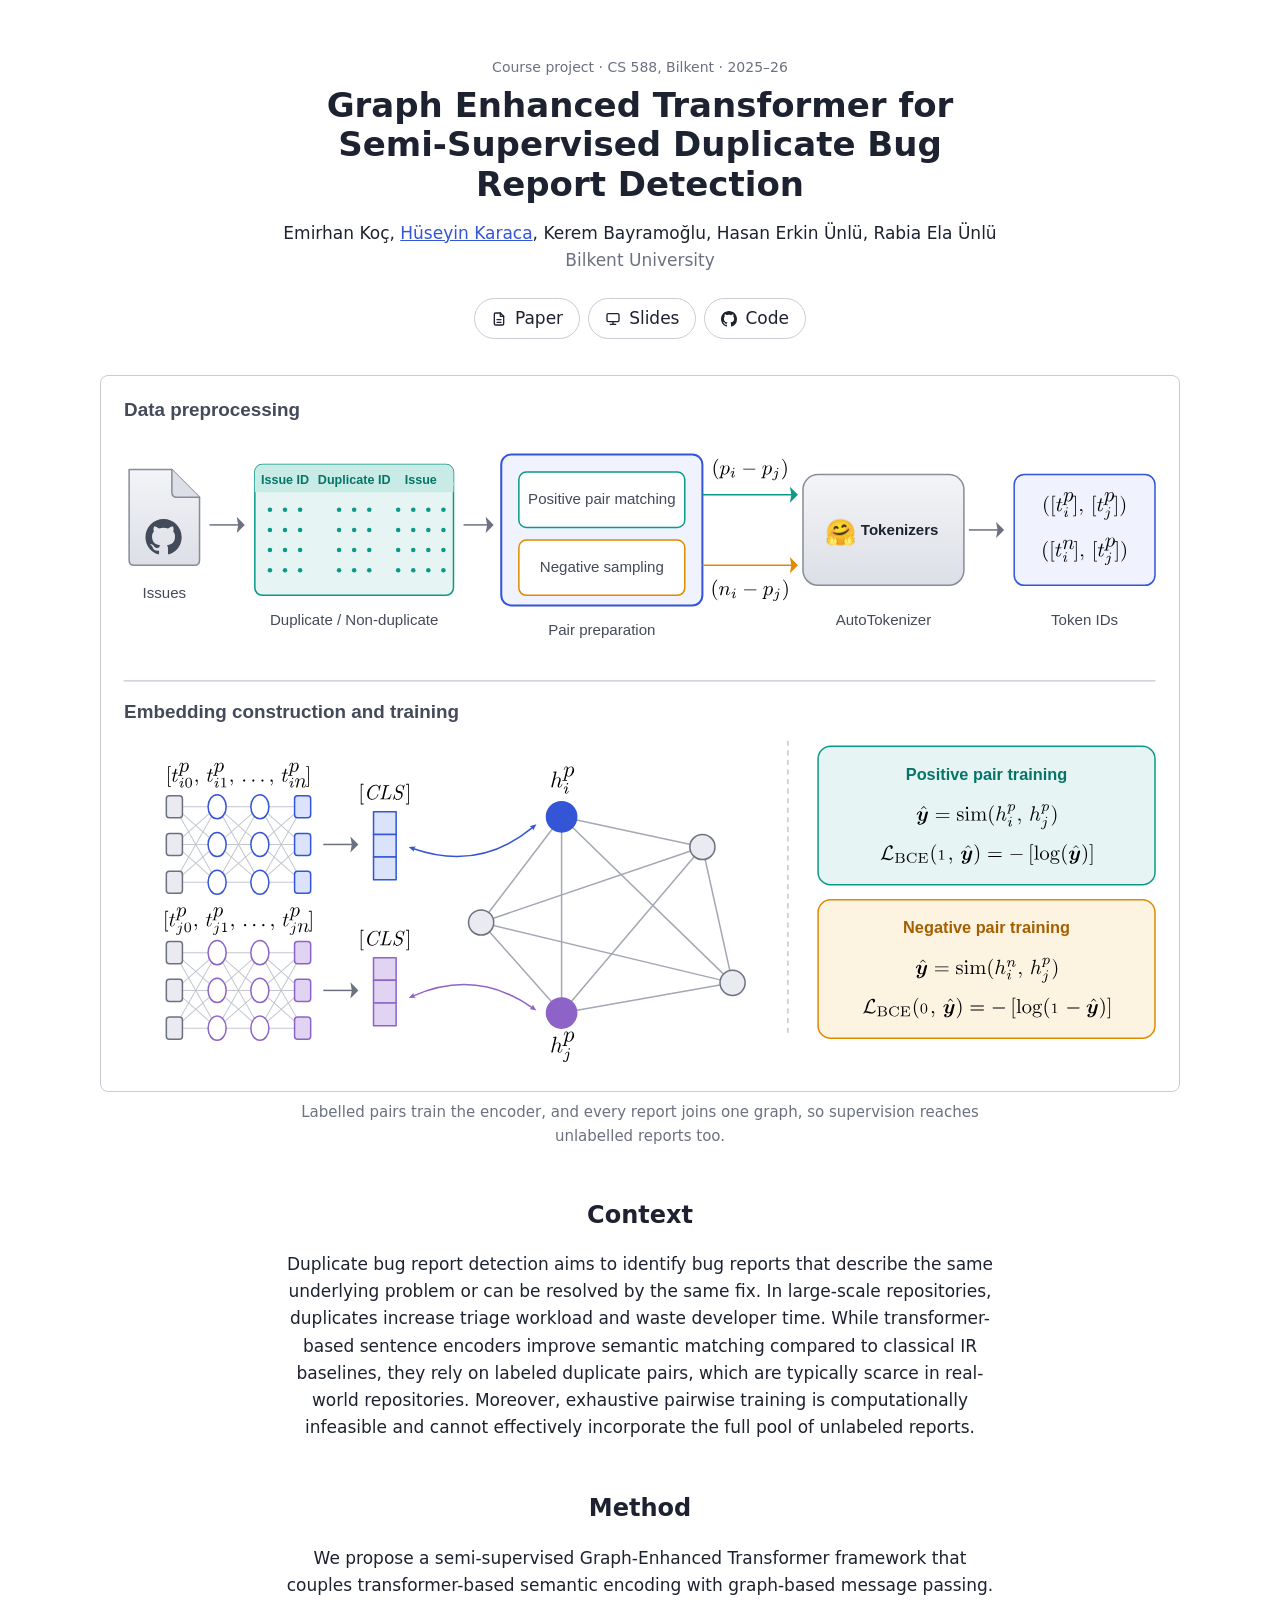
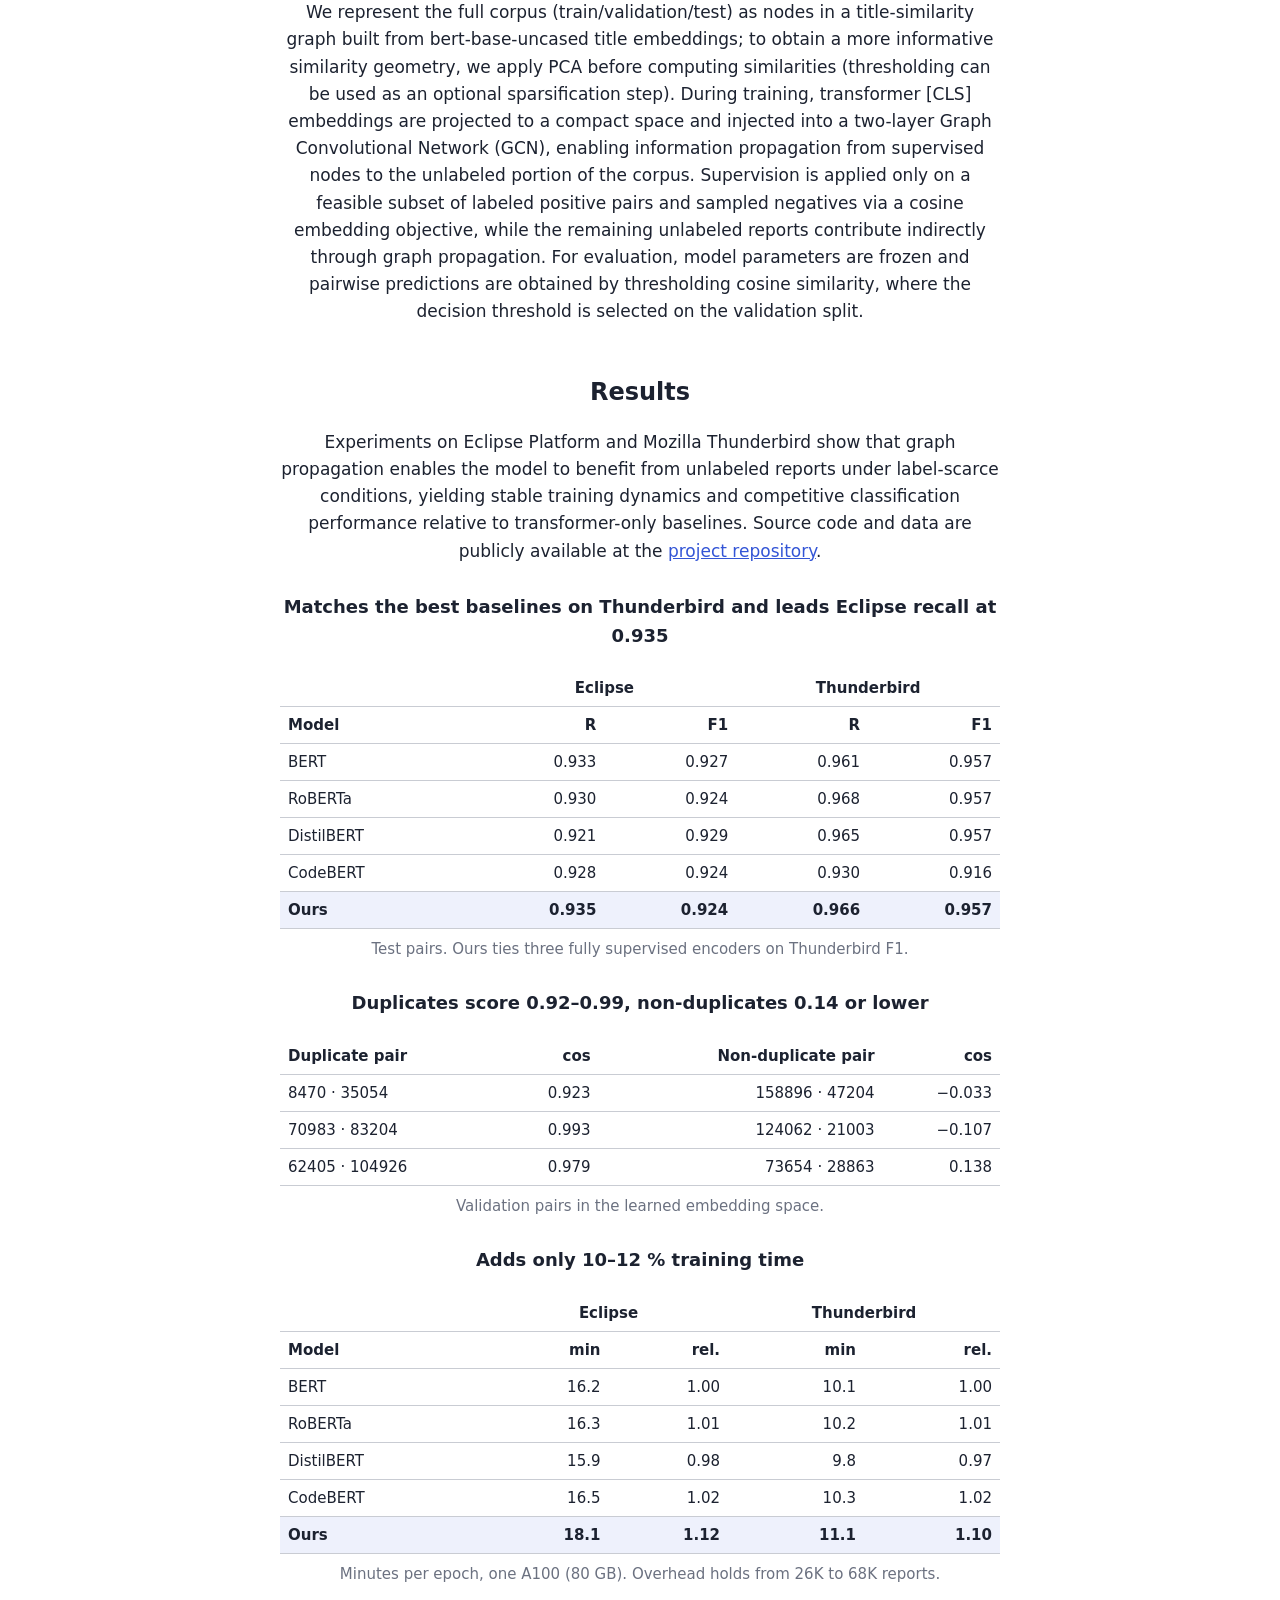
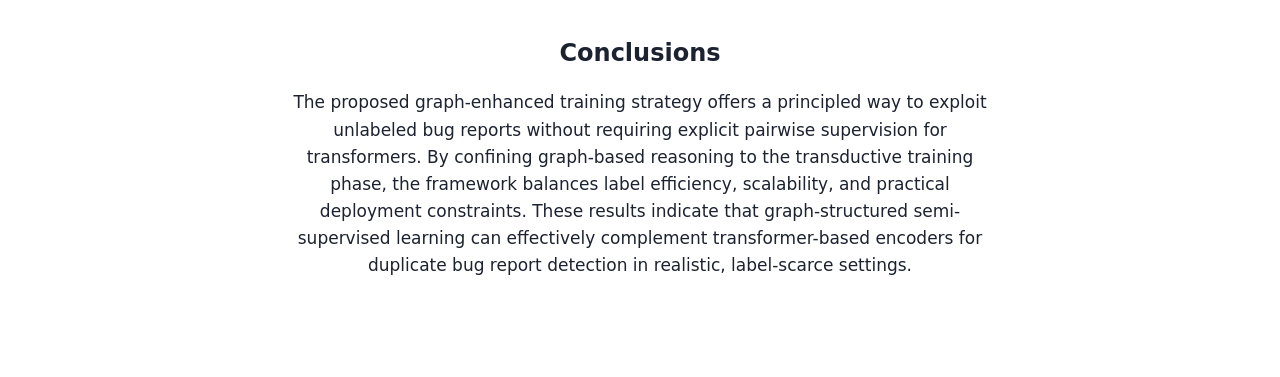
<file: docs/index.html>
<!doctype html>
<html lang="en">
<head>
<meta charset="utf-8">
<meta name="viewport" content="width=device-width,initial-scale=1">
<title>Graph Enhanced Transformer for Semi-Supervised Duplicate Bug Report Detection</title>
<meta name="description" content="A semi-supervised duplicate bug report detector that places every report in one title-similarity graph and matches the best transformer baselines, with F1 0.957 on Thunderbird.">
<link rel="canonical" href="https://hkaraca.com/graph-enhanced-dbd/">
<meta property="og:title" content="Graph Enhanced Transformer for Semi-Supervised Duplicate Bug Report Detection">
<meta property="og:description" content="Bilkent University CS588 Course Project (Fall 2025-26)">
<meta property="og:image" content="https://hkaraca.com/graph-enhanced-dbd/assets/teaser.png">
<meta name="citation_title" content="Graph Enhanced Transformer for Semi-Supervised Duplicate Bug Report Detection">
<meta name="citation_author" content="Koc, Emirhan">
<meta name="citation_author" content="Karaca, Huseyin">
<meta name="citation_author" content="Bayramoglu, Kerem">
<meta name="citation_author" content="Unlu, Hasan Erkin">
<meta name="citation_author" content="Unlu, Rabia Ela">
<meta name="citation_publication_date" content="2026/01/03">
<meta name="citation_conference_title" content="Data Science for Software Engineering (CS 588), Bilkent University">
<meta name="citation_pdf_url" content="https://hkaraca.com/graph-enhanced-dbd/assets/paper.pdf">
<link rel="icon" href="assets/favicon.svg">
<style>
:root{--bg:#fff;--ink:#1c2230;--ink2:#434a5a;--muted:#6b7180;--faint:#9ba1ad;--line:#c9ccd3;--wash:#f6f7f9;--accent:#3355d6;--tint:#eef1fc;--on-accent:#fff}
@media (prefers-color-scheme:dark){:root{--bg:#171a21;--ink:#e7e9ee;--ink2:#c2c7d1;--muted:#9aa0ad;--faint:#6d7484;--line:#3b414d;--wash:#1c2028;--accent:#5b78ee;--tint:#232c4d;--on-accent:#fff}}
*{box-sizing:border-box}
body{margin:0;background:var(--bg);color:var(--ink);font:17px/1.6 system-ui,-apple-system,"Segoe UI",Helvetica,Arial,sans-serif}
main{max-width:760px;margin:0 auto;padding:56px 20px 80px;text-align:center}
header{text-align:center;margin-bottom:32px}
.venue{color:var(--muted);font-size:14px;margin:0 0 8px}
h1{font-size:34px;line-height:1.15;margin:0 0 16px}
.authors{margin:0}.affil{color:var(--muted);margin:0 0 20px}
.links a{display:inline-flex;align-items:center;gap:8px;margin:4px;padding:6px 16px;border:1px solid var(--line);border-radius:999px;color:var(--ink);text-decoration:none}
.links a:hover{border-color:var(--ink)}
h2{font-size:24px;margin:48px 0 12px}h3{font-size:18px;margin:28px 0 8px}
a{color:var(--accent)}
figure{margin:20px 0}figure img{width:100%;height:auto;display:block}
.hero{width:min(1080px,calc(100vw - 40px));margin-left:50%;transform:translateX(-50%)}
.hero img{background:#fff;border:1px solid var(--line);border-radius:8px;padding:8px}
.hero figcaption{max-width:720px;margin-left:auto;margin-right:auto}
figcaption{color:var(--muted);font-size:15px;margin-top:8px}
table{width:100%;border-collapse:collapse;font-size:15px;font-variant-numeric:tabular-nums}
th,td{padding:6px 8px;border-bottom:1px solid var(--line);text-align:right}th:first-child,td:first-child{text-align:left}
th[colspan]{text-align:center}
tr.ours td{font-weight:600;background:var(--tint)}
</style>
</head>
<body><main>
<header>
  <p class="venue">Course project · CS 588, Bilkent · 2025–26</p>
  <h1>Graph Enhanced Transformer for Semi-Supervised Duplicate Bug Report Detection</h1>
  <p class="authors">Emirhan Koç, <a href="https://hkaraca.com/">Hüseyin Karaca</a>, Kerem Bayramoğlu, Hasan Erkin Ünlü, Rabia Ela Ünlü</p>
  <p class="affil">Bilkent University</p>
  <p class="links"><a href="assets/paper.pdf"><svg viewBox="0 0 24 24" width="16" height="16" fill="none" stroke="currentColor" stroke-width="2" stroke-linecap="round" stroke-linejoin="round" aria-hidden="true"><path d="M14 3H7a2 2 0 0 0-2 2v14a2 2 0 0 0 2 2h10a2 2 0 0 0 2-2V8z"/><path d="M14 3v5h5M9 13h6M9 17h6"/></svg>Paper</a><a href="https://hkaraca.com/assets/pdf/graph-enhanced-dbd-slides.pdf"><svg viewBox="0 0 24 24" width="16" height="16" fill="none" stroke="currentColor" stroke-width="2" stroke-linecap="round" stroke-linejoin="round" aria-hidden="true"><rect x="3" y="4" width="18" height="12" rx="2"/><path d="M12 16v4M8 20h8"/></svg>Slides</a><a href="https://github.com/huseyin-karaca/graph-enhanced-dbd"><svg viewBox="0 0 16 16" width="16" height="16" fill="currentColor" aria-hidden="true"><path d="M8 0C3.58 0 0 3.58 0 8c0 3.54 2.29 6.53 5.47 7.59.4.07.55-.17.55-.38 0-.19-.01-.82-.01-1.49-2.01.37-2.53-.49-2.69-.94-.09-.23-.48-.94-.82-1.13-.28-.15-.68-.52-.01-.53.63-.01 1.08.58 1.23.82.72 1.21 1.87.87 2.33.66.07-.52.28-.87.51-1.07-1.78-.2-3.64-.89-3.64-3.95 0-.87.31-1.59.82-2.15-.08-.2-.36-1.02.08-2.12 0 0 .67-.21 2.2.82.64-.18 1.32-.27 2-.27.68 0 1.36.09 2 .27 1.53-1.04 2.2-.82 2.2-.82.44 1.1.16 1.92.08 2.12.51.56.82 1.27.82 2.15 0 3.07-1.87 3.75-3.65 3.95.29.25.54.73.54 1.48 0 1.07-.01 1.93-.01 2.2 0 .21.15.46.55.38A8.013 8.013 0 0016 8c0-4.42-3.58-8-8-8z"/></svg>Code</a></p>
</header>

<figure class="hero"><a href="assets/overview.svg"><img src="assets/overview.svg" width="1600" height="1052" alt="Overview. Top, data preprocessing: GitHub issues become a duplicate and non-duplicate table, positive pairs are matched and negatives sampled, and an AutoTokenizer turns each pair into token IDs. Bottom, embedding construction and training: a transformer encodes each report of a pair, its CLS vector becomes that report's node embedding in a graph, and the pair similarity is trained towards 1 for duplicates and 0 for non-duplicates."></a><figcaption>Labelled pairs train the encoder, and every report joins one graph, so supervision reaches unlabelled reports too.</figcaption></figure>

<h2 id="context">Context</h2>
<p>Duplicate bug report detection aims to identify bug reports that describe the same underlying problem or can be resolved by the same fix. In large-scale repositories, duplicates increase triage workload and waste developer time. While transformer-based sentence encoders improve semantic matching compared to classical IR baselines, they rely on labeled duplicate pairs, which are typically scarce in real-world repositories. Moreover, exhaustive pairwise training is computationally infeasible and cannot effectively incorporate the full pool of unlabeled reports.</p>

<h2 id="method">Method</h2>
<p>We propose a semi-supervised Graph-Enhanced Transformer framework that couples transformer-based semantic encoding with graph-based message passing. We represent the full corpus (train/validation/test) as nodes in a title-similarity graph built from bert-base-uncased title embeddings; to obtain a more informative similarity geometry, we apply PCA before computing similarities (thresholding can be used as an optional sparsification step). During training, transformer [CLS] embeddings are projected to a compact space and injected into a two-layer Graph Convolutional Network (GCN), enabling information propagation from supervised nodes to the unlabeled portion of the corpus. Supervision is applied only on a feasible subset of labeled positive pairs and sampled negatives via a cosine embedding objective, while the remaining unlabeled reports contribute indirectly through graph propagation. For evaluation, model parameters are frozen and pairwise predictions are obtained by thresholding cosine similarity, where the decision threshold is selected on the validation split.</p>

<h2 id="results">Results</h2>
<p>Experiments on Eclipse Platform and Mozilla Thunderbird show that graph propagation enables the model to benefit from unlabeled reports under label-scarce conditions, yielding stable training dynamics and competitive classification performance relative to transformer-only baselines. Source code and data are publicly available at the <a href="https://github.com/huseyin-karaca/graph-enhanced-dbd">project repository</a>.</p>

<h3>Matches the best baselines on Thunderbird and leads Eclipse recall at 0.935</h3>
<figure>
<table>
<thead><tr><th></th><th colspan="2">Eclipse</th><th colspan="2">Thunderbird</th></tr><tr><th>Model</th><th>R</th><th>F1</th><th>R</th><th>F1</th></tr></thead>
<tbody>
<tr><td>BERT</td><td>0.933</td><td>0.927</td><td>0.961</td><td>0.957</td></tr>
<tr><td>RoBERTa</td><td>0.930</td><td>0.924</td><td>0.968</td><td>0.957</td></tr>
<tr><td>DistilBERT</td><td>0.921</td><td>0.929</td><td>0.965</td><td>0.957</td></tr>
<tr><td>CodeBERT</td><td>0.928</td><td>0.924</td><td>0.930</td><td>0.916</td></tr>
<tr class="ours"><td>Ours</td><td>0.935</td><td>0.924</td><td>0.966</td><td>0.957</td></tr>
</tbody>
</table>
<figcaption>Test pairs. Ours ties three fully supervised encoders on Thunderbird F1.</figcaption>
</figure>

<h3>Duplicates score 0.92–0.99, non-duplicates 0.14 or lower</h3>
<figure>
<table>
<thead><tr><th>Duplicate pair</th><th>cos</th><th>Non-duplicate pair</th><th>cos</th></tr></thead>
<tbody>
<tr><td>8470 · 35054</td><td>0.923</td><td>158896 · 47204</td><td>−0.033</td></tr>
<tr><td>70983 · 83204</td><td>0.993</td><td>124062 · 21003</td><td>−0.107</td></tr>
<tr><td>62405 · 104926</td><td>0.979</td><td>73654 · 28863</td><td>0.138</td></tr>
</tbody>
</table>
<figcaption>Validation pairs in the learned embedding space.</figcaption>
</figure>

<h3>Adds only 10–12 % training time</h3>
<figure>
<table>
<thead><tr><th></th><th colspan="2">Eclipse</th><th colspan="2">Thunderbird</th></tr><tr><th>Model</th><th>min</th><th>rel.</th><th>min</th><th>rel.</th></tr></thead>
<tbody>
<tr><td>BERT</td><td>16.2</td><td>1.00</td><td>10.1</td><td>1.00</td></tr>
<tr><td>RoBERTa</td><td>16.3</td><td>1.01</td><td>10.2</td><td>1.01</td></tr>
<tr><td>DistilBERT</td><td>15.9</td><td>0.98</td><td>9.8</td><td>0.97</td></tr>
<tr><td>CodeBERT</td><td>16.5</td><td>1.02</td><td>10.3</td><td>1.02</td></tr>
<tr class="ours"><td>Ours</td><td>18.1</td><td>1.12</td><td>11.1</td><td>1.10</td></tr>
</tbody>
</table>
<figcaption>Minutes per epoch, one A100 (80 GB). Overhead holds from 26K to 68K reports.</figcaption>
</figure>

<h2 id="conclusions">Conclusions</h2>
<p>The proposed graph-enhanced training strategy offers a principled way to exploit unlabeled bug reports without requiring explicit pairwise supervision for transformers. By confining graph-based reasoning to the transductive training phase, the framework balances label efficiency, scalability, and practical deployment constraints. These results indicate that graph-structured semi-supervised learning can effectively complement transformer-based encoders for duplicate bug report detection in realistic, label-scarce settings.</p>

</main></body>
</html>
</file>
